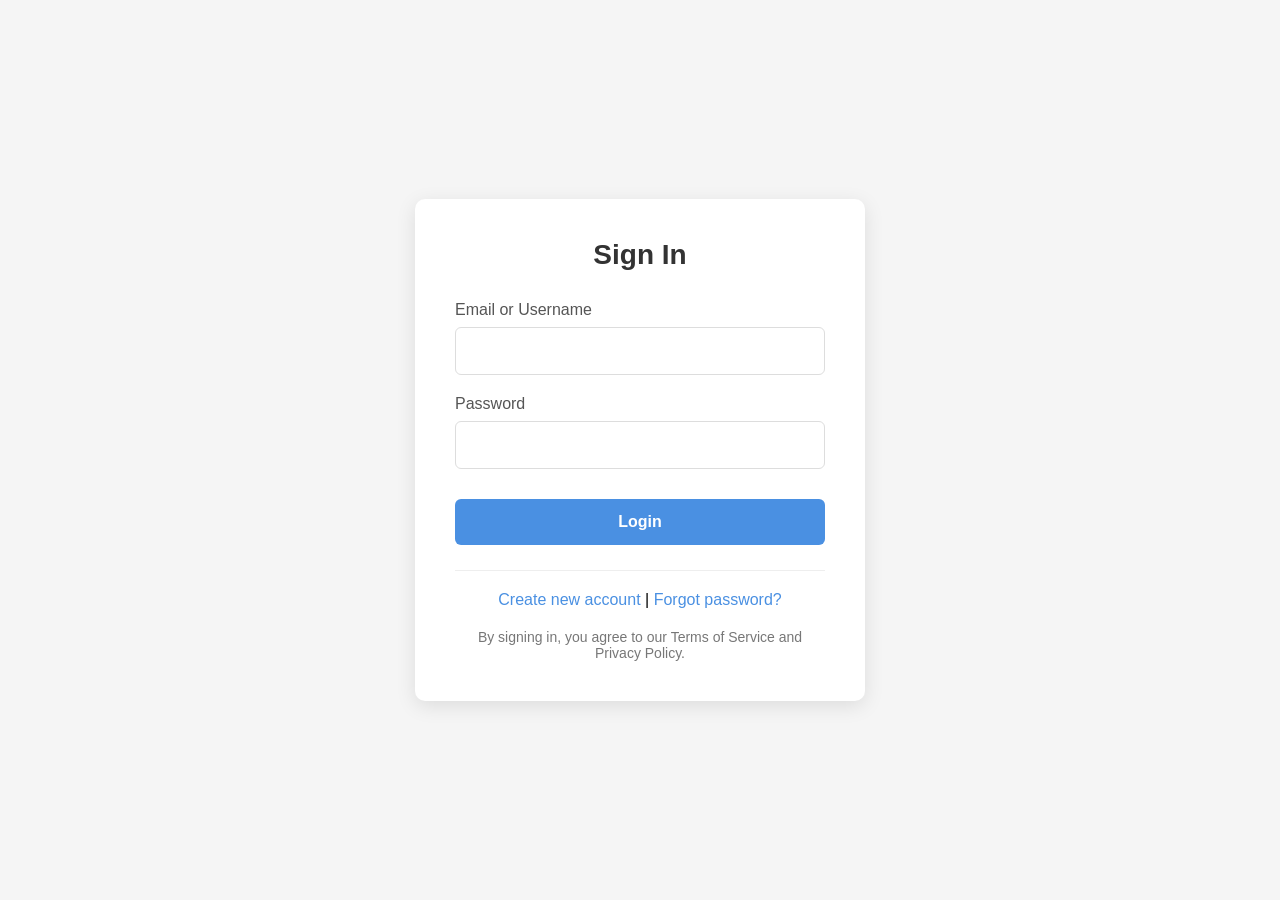
<file: templates/login.html>
<!DOCTYPE html>
<html lang="en">
<head>
    <meta charset="UTF-8">
    <meta name="viewport" content="width=device-width, initial-scale=1.0">
    <title>Login - User Account</title>
    <style>
        * {
            margin: 0;
            padding: 0;
            box-sizing: border-box;
            font-family: 'Segoe UI', Arial, sans-serif;
        }
        
        body {
            background-color: #f5f5f5;
            display: flex;
            justify-content: center;
            align-items: center;
            min-height: 100vh;
            padding: 20px;
        }
        
        .login-container {
            background: white;
            padding: 40px;
            border-radius: 10px;
            box-shadow: 0 5px 20px rgba(0, 0, 0, 0.1);
            width: 100%;
            max-width: 450px;
        }
        
        h2 {
            text-align: center;
            color: #333;
            margin-bottom: 30px;
            font-size: 28px;
        }
        
        .input-group {
            margin-bottom: 20px;
        }
        
        label {
            display: block;
            margin-bottom: 8px;
            color: #555;
            font-weight: 500;
        }
        
        input[type="text"],
        input[type="email"],
        input[type="password"] {
            width: 100%;
            padding: 14px;
            border: 1px solid #ddd;
            border-radius: 6px;
            font-size: 16px;
            transition: border-color 0.3s;
        }
        
        input:focus {
            outline: none;
            border-color: #4a90e2;
            box-shadow: 0 0 0 2px rgba(74, 144, 226, 0.2);
        }
        
        button {
            width: 100%;
            padding: 14px;
            background-color: #4a90e2;
            color: white;
            border: none;
            border-radius: 6px;
            font-size: 16px;
            font-weight: 600;
            cursor: pointer;
            margin-top: 10px;
            transition: background-color 0.3s;
        }
        
        button:hover {
            background-color: #3a7bc8;
        }
        
        .links {
            text-align: center;
            margin-top: 25px;
            padding-top: 20px;
            border-top: 1px solid #eee;
        }
        
        .links a {
            color: #4a90e2;
            text-decoration: none;
            font-weight: 500;
        }
        
        .links a:hover {
            text-decoration: underline;
        }
        
        .error-message {
            color: #e74c3c;
            background-color: #fdf0f0;
            padding: 12px;
            border-radius: 6px;
            margin-bottom: 20px;
            display: none;
            text-align: center;
        }
        
        .form-footer {
            font-size: 14px;
            color: #777;
            text-align: center;
            margin-top: 20px;
        }
        
        @media (max-width: 480px) {
            .login-container {
                padding: 25px;
            }
        }
    </style>
</head>
<body>
    <div class="login-container">
        <h2>Sign In</h2>
        
        <div class="error-message" id="errorMessage">
            Invalid username or password
        </div>
        
        <form id="loginForm">
            <div class="input-group">
                <label for="username">Email or Username</label>
                <input type="text" id="username" name="username" required>
            </div>
            
            <div class="input-group">
                <label for="password">Password</label>
                <input type="password" id="password" name="password" required>
            </div>
            
            <button type="submit">Login</button>
        </form>
        
        <div class="links">
            <a href="register.html">Create new account</a> | 
            <a href="forgot-password.html">Forgot password?</a>
        </div>
        
        <div class="form-footer">
            By signing in, you agree to our Terms of Service and Privacy Policy.
        </div>
    </div>

    <script>
        document.getElementById('loginForm').addEventListener('submit', function(event) {
            event.preventDefault();
            
            const username = document.getElementById('username').value;
            const password = document.getElementById('password').value;
            const errorMessage = document.getElementById('errorMessage');
            
            // Basic validation
            if (!username || !password) {
                errorMessage.textContent = 'Please fill in all fields';
                errorMessage.style.display = 'block';
                return;
            }
            
            // Here you would typically make an AJAX call to your backend
            // For demonstration, we'll simulate a login check
            errorMessage.style.display = 'none';
            
            // Simulate API call
            console.log('Login attempt with:', { username, password });
            
            // Redirect or show success message
            // window.location.href = 'dashboard.html';
        });
    </script>
</body>
</html>
</file>
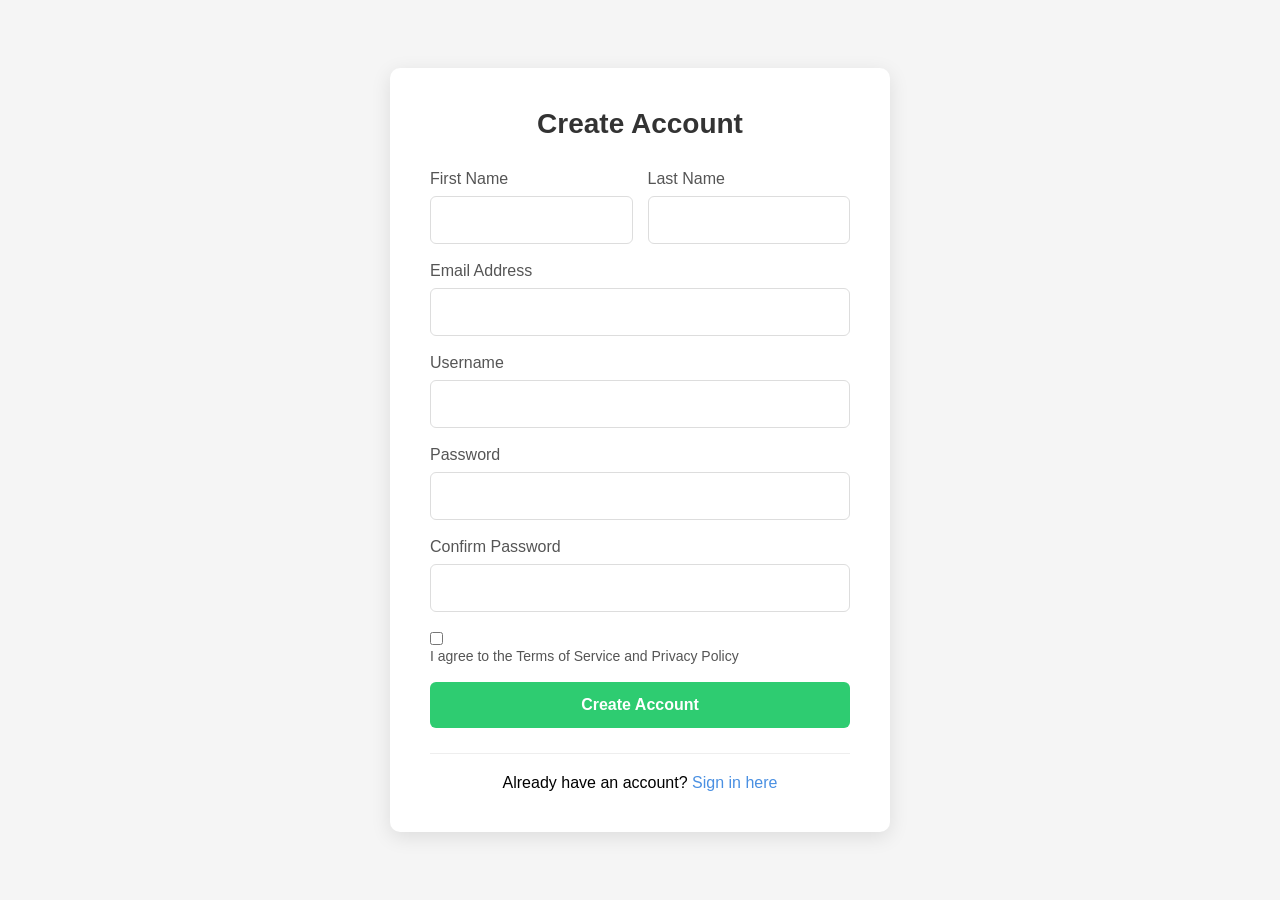
<file: templates/register.html>
<!DOCTYPE html>
<html lang="en">
<head>
    <meta charset="UTF-8">
    <meta name="viewport" content="width=device-width, initial-scale=1.0">
    <title>Register - Create Account</title>
    <style>
        * {
            margin: 0;
            padding: 0;
            box-sizing: border-box;
            font-family: 'Segoe UI', Arial, sans-serif;
        }
        
        body {
            background-color: #f5f5f5;
            display: flex;
            justify-content: center;
            align-items: center;
            min-height: 100vh;
            padding: 20px;
        }
        
        .register-container {
            background: white;
            padding: 40px;
            border-radius: 10px;
            box-shadow: 0 5px 20px rgba(0, 0, 0, 0.1);
            width: 100%;
            max-width: 500px;
        }
        
        h2 {
            text-align: center;
            color: #333;
            margin-bottom: 30px;
            font-size: 28px;
        }
        
        .input-group {
            margin-bottom: 18px;
        }
        
        label {
            display: block;
            margin-bottom: 8px;
            color: #555;
            font-weight: 500;
        }
        
        input[type="text"],
        input[type="email"],
        input[type="password"] {
            width: 100%;
            padding: 14px;
            border: 1px solid #ddd;
            border-radius: 6px;
            font-size: 16px;
            transition: border-color 0.3s;
        }
        
        input:focus {
            outline: none;
            border-color: #4a90e2;
            box-shadow: 0 0 0 2px rgba(74, 144, 226, 0.2);
        }
        
        .name-group {
            display: flex;
            gap: 15px;
        }
        
        .name-group .input-group {
            flex: 1;
        }
        
        button {
            width: 100%;
            padding: 14px;
            background-color: #2ecc71;
            color: white;
            border: none;
            border-radius: 6px;
            font-size: 16px;
            font-weight: 600;
            cursor: pointer;
            margin-top: 10px;
            transition: background-color 0.3s;
        }
        
        button:hover {
            background-color: #27ae60;
        }
        
        .links {
            text-align: center;
            margin-top: 25px;
            padding-top: 20px;
            border-top: 1px solid #eee;
        }
        
        .links a {
            color: #4a90e2;
            text-decoration: none;
            font-weight: 500;
        }
        
        .links a:hover {
            text-decoration: underline;
        }
        
        .error-message {
            color: #e74c3c;
            background-color: #fdf0f0;
            padding: 12px;
            border-radius: 6px;
            margin-bottom: 20px;
            display: none;
            text-align: center;
        }
        
        .success-message {
            color: #2ecc71;
            background-color: #f0fdf4;
            padding: 12px;
            border-radius: 6px;
            margin-bottom: 20px;
            display: none;
            text-align: center;
        }
        
        .password-strength {
            margin-top: 5px;
            font-size: 14px;
        }
        
        .strength-weak { color: #e74c3c; }
        .strength-medium { color: #f39c12; }
        .strength-strong { color: #2ecc71; }
        
        .terms {
            font-size: 14px;
            color: #666;
            margin-top: 20px;
        }
        
        .terms input {
            margin-right: 8px;
        }
        
        @media (max-width: 480px) {
            .register-container {
                padding: 25px;
            }
            
            .name-group {
                flex-direction: column;
                gap: 0;
            }
        }
    </style>
</head>
<body>
    <div class="register-container">
        <h2>Create Account</h2>
        
        <div class="error-message" id="errorMessage">
            Please fix the errors below
        </div>
        
        <div class="success-message" id="successMessage">
            Registration successful! Redirecting to login...
        </div>
        
        <form id="registerForm">
            <div class="name-group">
                <div class="input-group">
                    <label for="firstName">First Name</label>
                    <input type="text" id="firstName" name="firstName" required>
                </div>
                
                <div class="input-group">
                    <label for="lastName">Last Name</label>
                    <input type="text" id="lastName" name="lastName" required>
                </div>
            </div>
            
            <div class="input-group">
                <label for="email">Email Address</label>
                <input type="email" id="email" name="email" required>
            </div>
            
            <div class="input-group">
                <label for="username">Username</label>
                <input type="text" id="username" name="username" required>
            </div>
            
            <div class="input-group">
                <label for="password">Password</label>
                <input type="password" id="password" name="password" required oninput="checkPasswordStrength()">
                <div class="password-strength" id="passwordStrength"></div>
            </div>
            
            <div class="input-group">
                <label for="confirmPassword">Confirm Password</label>
                <input type="password" id="confirmPassword" name="confirmPassword" required>
            </div>
            
            <div class="terms">
                <input type="checkbox" id="agreeTerms" name="agreeTerms" required>
                <label for="agreeTerms">I agree to the Terms of Service and Privacy Policy</label>
            </div>
            
            <button type="submit">Create Account</button>
        </form>
        
        <div class="links">
            Already have an account? <a href="login.html">Sign in here</a>
        </div>
    </div>

    <script>
        function checkPasswordStrength() {
            const password = document.getElementById('password').value;
            const strengthText = document.getElementById('passwordStrength');
            
            if (password.length === 0) {
                strengthText.textContent = '';
                return;
            }
            
            let strength = 0;
            let text = '';
            let className = '';
            
            if (password.length >= 8) strength++;
            if (/[A-Z]/.test(password)) strength++;
            if (/[0-9]/.test(password)) strength++;
            if (/[^A-Za-z0-9]/.test(password)) strength++;
            
            switch(strength) {
                case 0:
                case 1:
                    text = 'Weak password';
                    className = 'strength-weak';
                    break;
                case 2:
                case 3:
                    text = 'Medium strength';
                    className = 'strength-medium';
                    break;
                case 4:
                    text = 'Strong password';
                    className = 'strength-strong';
                    break;
            }
            
            strengthText.textContent = text;
            strengthText.className = 'password-strength ' + className;
        }
        
        document.getElementById('registerForm').addEventListener('submit', function(event) {
            event.preventDefault();
            
            const firstName = document.getElementById('firstName').value;
            const lastName = document.getElementById('lastName').value;
            const email = document.getElementById('email').value;
            const username = document.getElementById('username').value;
            const password = document.getElementById('password').value;
            const confirmPassword = document.getElementById('confirmPassword').value;
            const agreeTerms = document.getElementById('agreeTerms').checked;
            const errorMessage = document.getElementById('errorMessage');
            const successMessage = document.getElementById('successMessage');
            
            // Reset messages
            errorMessage.style.display = 'none';
            successMessage.style.display = 'none';
            
            // Validation
            if (!firstName || !lastName || !email || !username || !password || !confirmPassword) {
                errorMessage.textContent = 'Please fill in all required fields';
                errorMessage.style.display = 'block';
                return;
            }
            
            if (!agreeTerms) {
                errorMessage.textContent = 'You must agree to the Terms of Service';
                errorMessage.style.display = 'block';
                return;
            }
            
            if (password !== confirmPassword) {
                errorMessage.textContent = 'Passwords do not match';
                errorMessage.style.display = 'block';
                return;
            }
            
            if (password.length < 8) {
                errorMessage.textContent = 'Password must be at least 8 characters long';
                errorMessage.style.display = 'block';
                return;
            }
            
            // Email validation
            const emailRegex = /^[^\s@]+@[^\s@]+\.[^\s@]+$/;
            if (!emailRegex.test(email)) {
                errorMessage.textContent = 'Please enter a valid email address';
                errorMessage.style.display = 'block';
                return;
            }
            
            // Here you would typically make an AJAX call to your backend
            // For demonstration, we'll simulate registration
            console.log('Registration attempt:', { 
                firstName, lastName, email, username 
            });
            
            // Show success and redirect
            successMessage.style.display = 'block';
            
            // Redirect to login after 2 seconds
            setTimeout(() => {
                window.location.href = 'login.html';
            }, 2000);
        });
    </script>
</body>
</html>
</file>
